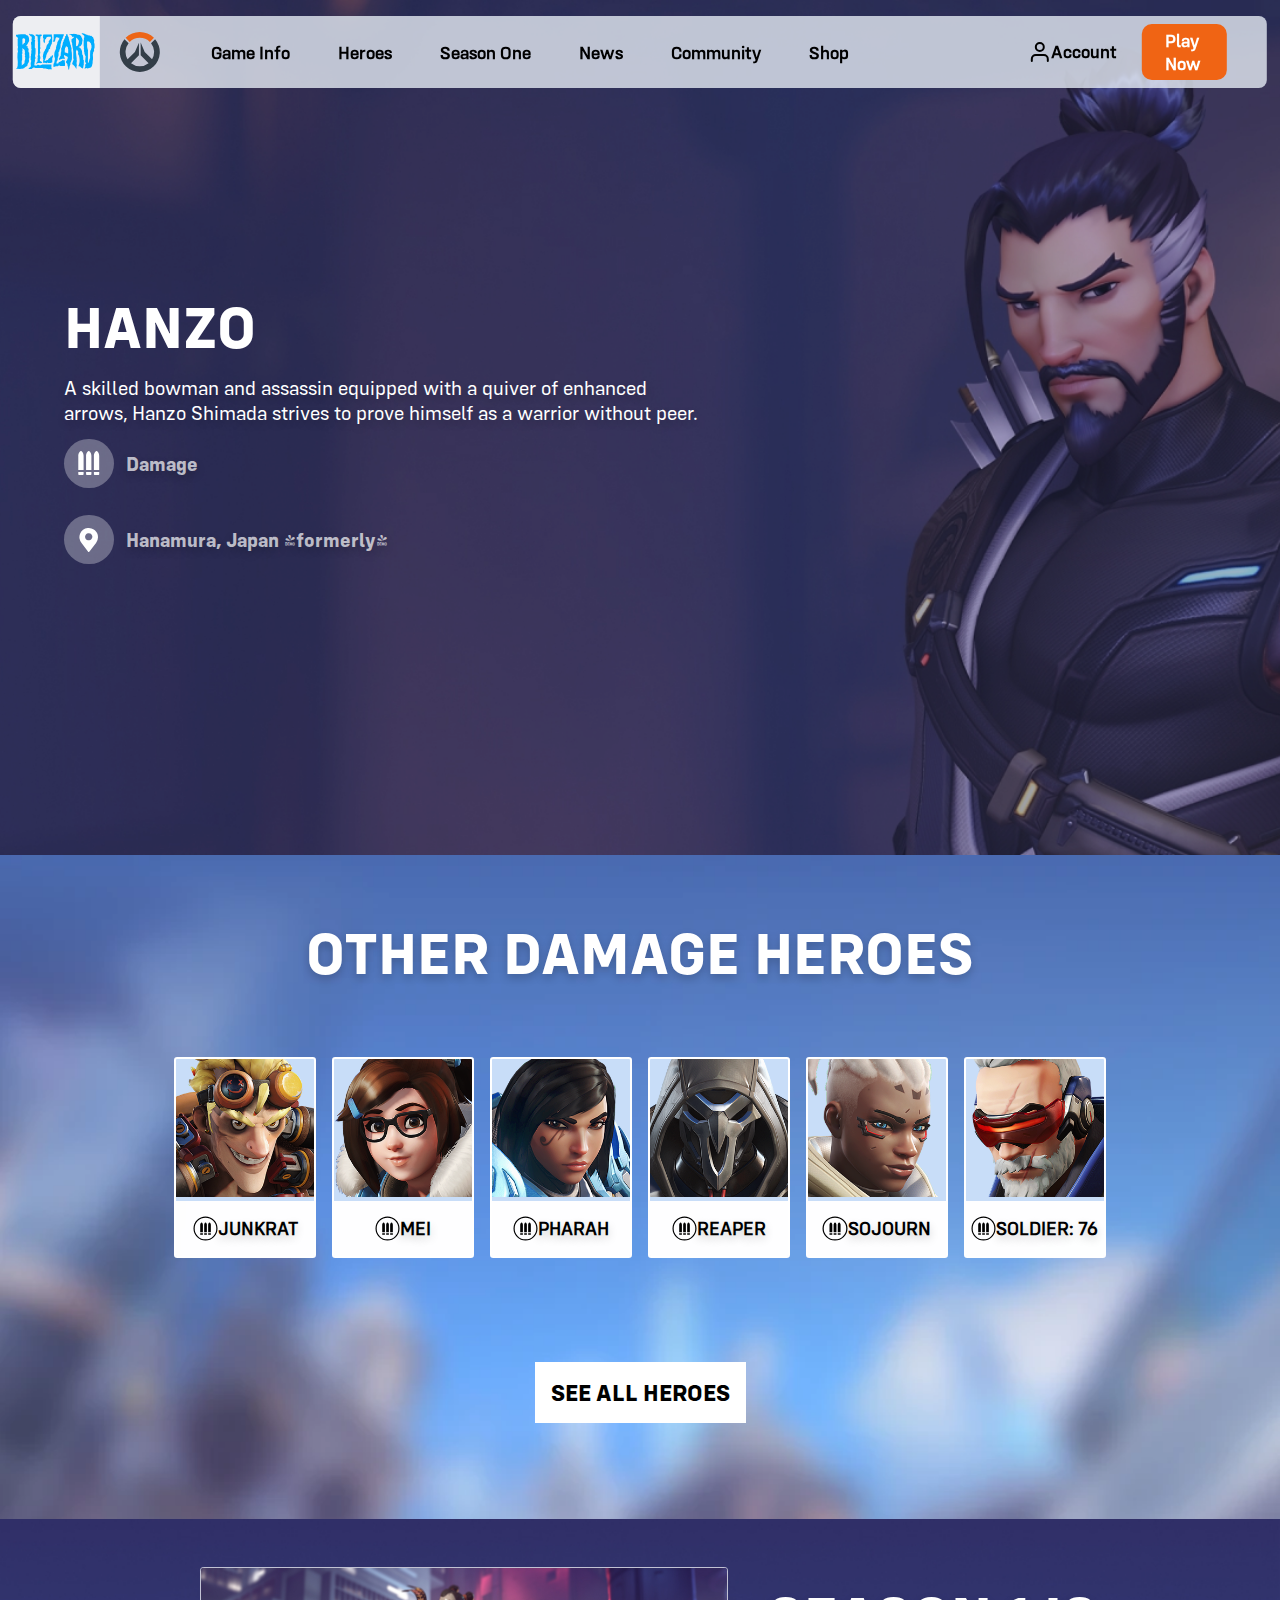
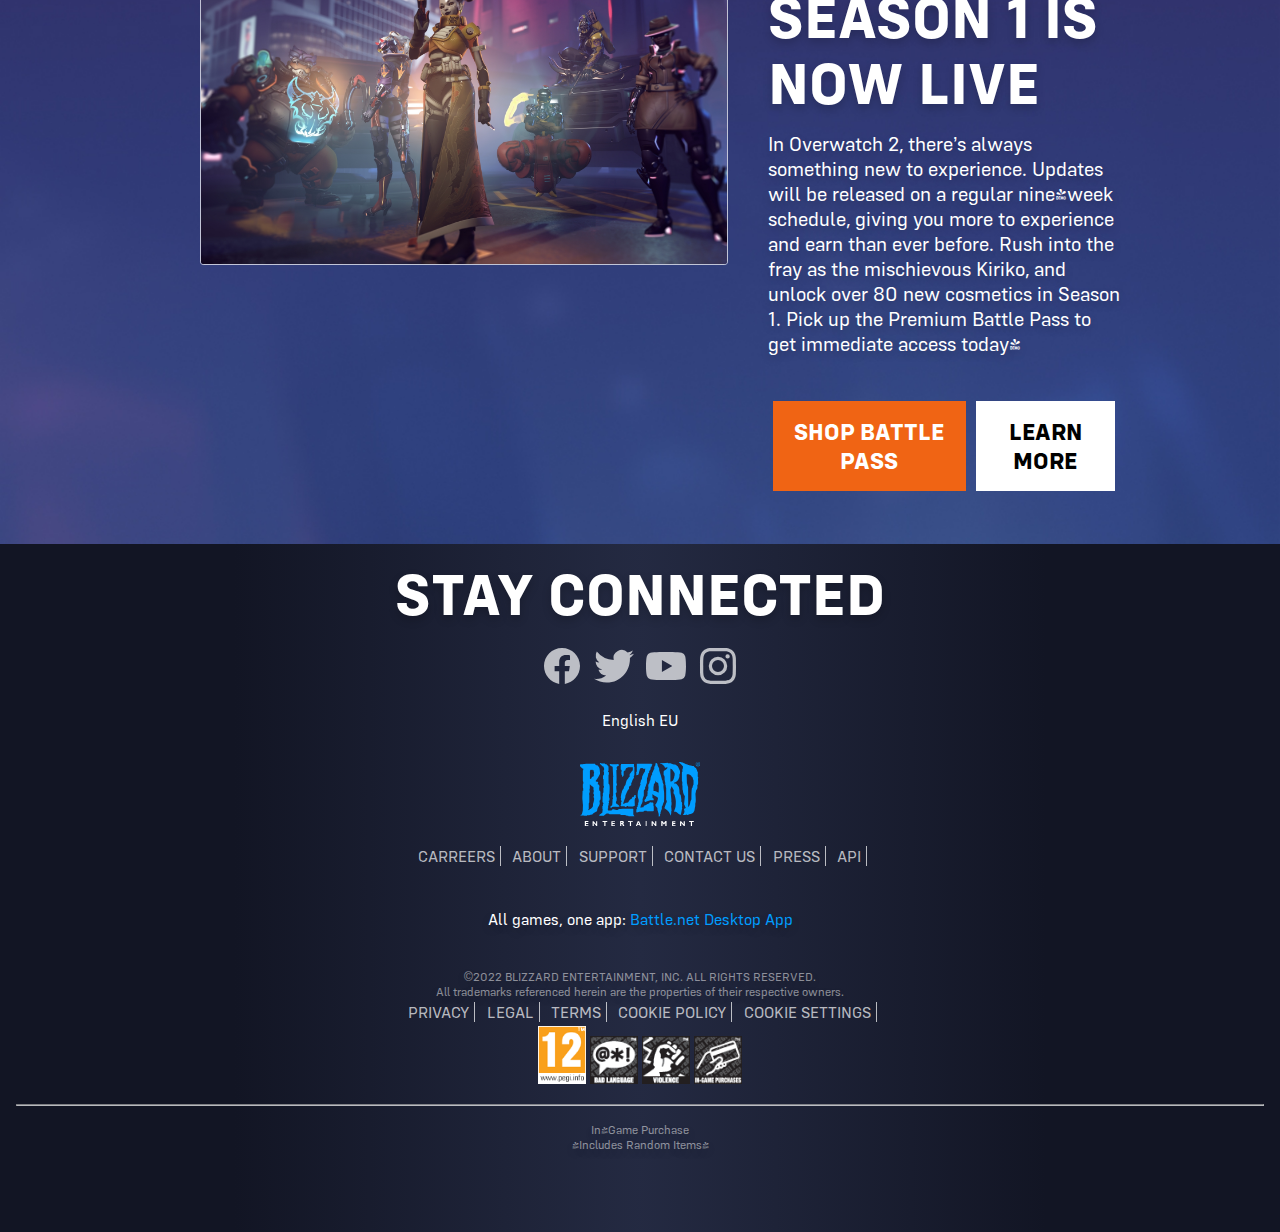
<file: pagina-2.html>
<!doctype html>
<html lang="nl">
	
<head>
	<meta charset="UTF-8">
	<meta name="author" content="Emre Taskopru">
	<meta name="viewport" content="width=device-width, initial-scale=1">

	<title>Overwatch 2 - Emre Taskopru</title>
	
	<link href="styles/style.css" rel="stylesheet">
	<link rel="icon" type="image/svg+xml" href="images/overwatch-logo.png">
</head>
<!-- Hier begint website -->
<body>
	<!-- NAVIGATIE -->
	<a class="skip-main" href="#main">Skip to main content</a>
	<!-- navigatie mobile -->
	<nav>
		<ul>
			<li><button id="hbm-open"><img src="images/hamburger-menu.svg" alt="hamburger-menu"></button></li>
			<li><a href="index.html"><img src="images/overwatch-logo.svg" alt="overwatch logo"></a></li>
			<li><a href="index.html"><img src="images/profile-icon.svg" alt="Account Profile Icon"></a></li>
		</ul>
		<section id="hbm-container">
			<header>
				<ul>
					<li><button id="hbm-close"><img src="images/hamburger-menu-close.svg" alt="Close button cross image"></button></li>
					<li><img src="images/blizzard-nav-logo.svg" alt="Blizzard logo"></li>
				</ul>
			</header>
			<ul>
				<li><a href="index.html"><img src="images/hamburger-menu-logo.png" alt="overwatch logo"></a></li>
				<li><a href="index.html">Game Info</a></li>
				<li><a href="index.html">Heroes</a></li>
				<li><a href="index.html">Season One</a></li>
				<li><a href="index.html">News</a></li>
				<li><a href="index.html">Community</a></li>
				<li><a href="index.html">Shop</a></li>
				<li><a href="#">Play Now</a></li>
			</ul>
			<footer>
				<ul>
					<li>MORE FROM BLIZZARD</li>
					<li><a href="#"><img src="images/blizz-icon.svg" alt="blizzard icon">More from Blizzard.com</a></li>
					<li><a href="#"><img src="images/apps-icon.svg" alt="all games icon">All Games</a></li>
				</ul>
			</footer>
		</section>
	</nav>
	<!-- navigatie desktop -->
	<nav>
		<ul>
			<li>
				<ul>
					<li><a href="index.html"><img src="images/blizzard-nav-logo.svg" alt="Blizzard logo"></a></li>
				</ul>
			</li>
			<li>
				<ul>
					<li><a href="index.html"><img src="images/overwatch-logo.svg" alt="overwatch logo"></a></li>
					<li><a href="index.html">Game Info</a></li>
					<li><a href="index.html">Heroes</a></li>
					<li><a href="index.html">Season One</a></li>
					<li><a href="index.html">News</a></li>
					<li><a href="index.html">Community</a></li>
					<li><a href="index.html">Shop</a></li>
				</ul>
			</li>
			<li>
				<ul>
					<li><a href="index.html"><img src="images/profile-icon.svg" alt="profile icon">Account</a></li>
					<li><a href="index.html">Play Now</a></li>
				</ul>
			</li>
		</ul>
	</nav>
<!-- VIDEO BANNER HEADER -->
	<header id="header-pagina2">
		<section>
			<h1>Hanzo</h1>
			<p>
				A skilled bowman and assassin equipped with a quiver of enhanced arrows, 
				Hanzo Shimada strives to prove himself as a warrior without peer.
			</p>
			<section>
				<ul>
					<li><img src="images2/damage-icon-header.svg" alt="damage icon"></li>
					<li><p>Damage</p></li>
				</ul>
				<ul>
					<li><img src="images2/location-icon-header.svg" alt="location ping icon"></li>
					<li><p>Hanamura, Japan (formerly)</p></li>
				</ul>
			</section>
		</section>
		<img src="images2/960_Hanzo.jpg" alt="hanzo achtergrond foto mobile">
		<img src="images2/1600_Hanzo.jpg" alt="hanzo achtergrond foto tablet">
		<img src="images2/2600_Hanzo.jpg" alt="hanzo achtergrond foto dekstop">
	</header>
	<!-- MAIN CONTENT -->
	<main id="main">
		<article class="carousel-wrapper">
			<h2>OTHER DAMAGE HEROES</h2>
			<section class="carousel-container">
				<a href="#">
					<article class="carousel-item">
						<section>
							<h3>Junkrat</h3>
							<img src="images2/damage-icon.svg" alt="svg icon">
						</section>
						<section>
							<img src="images2/junkrat.png" alt="hero image"/>
						</section>
					</article>
				</a>
				<a href="#">
					<article class="carousel-item">
						<section>
							<h3>Mei</h3>
							<img src="images2/damage-icon.svg" alt="svg icon">
						</section>
						<section>
							<img src="images2/mei.png" alt="hero image"/>
						</section>
					</article>
				</a>
				<a href="#">
					<article class="carousel-item">
						<section>
							<h3>Pharah</h3>
							<img src="images2/damage-icon.svg" alt="svg icon">
						</section>
						<section>
							<img src="images2/pharah.png" alt="hero image"/>
						</section>
					</article>
				</a>
				<a href="#">
					<article class="carousel-item">
						<section>
							<h3>Reaper</h3>
							<img src="images2/damage-icon.svg" alt="svg icon">
						</section>
						<section>
							<img src="images2/reaper.png" alt="hero image"/>
						</section>
					</article>
				</a>
				<a href="#">
					<article class="carousel-item">
						<section>
							<h3>Sojourn</h3>
							<img src="images2/damage-icon.svg" alt="svg icon">
						</section>
						<section>
							<img src="images2/sojourn.png" alt="hero image"/>
						</section>
					</article>
				</a>
				<a href="#">
					<article class="carousel-item">
						<section>
							<h3>Soldier: 76</h3>
							<img src="images2/damage-icon.svg" alt="svg icon">
						</section>
						<section>
							<img src="images2/soldier76.png" alt="hero image"/>
						</section>
					</article>
				</a>
			</section>
			<button>SEE ALL HEROES</button>
		</article>
		<article>
			<section>
				<h2>Season 1 is now Live</h2>
				<p>
					In Overwatch 2, there’s always something new
					to experience. Updates will be released on
					a regular nine-week schedule, giving you
					more to experience and earn than ever before.
					Rush into the fray as the mischievous Kiriko, 
					and unlock over 80 new cosmetics in Season 1. 
					Pick up the Premium Battle Pass to get immediate 
					access today! 
				</p>
				<section>
					<button>SHOP BATTLE PASS</button>
					<button>LEARN MORE</button>
				</section>
			</section> 
			<img src="images/Season_Asset.jpg" alt="season foto section 2">
		</article>
	</main>
<!-- FOOTER -->
	<footer>
		<!-- SOCIAL MEDIA -->
		<h2>STAY CONNECTED</h2>

		<section>
			<a href="#"><img src="images/facebook.svg" alt="Facebook icon"></a>
			<a href="#"><img src="images/twitter.svg" alt="Twitter icon"></a>
			<a href="#"><img src="images/youtube.svg" alt="Youtube icon"></a>
			<a href="#"><img src="images/instagram.svg" alt="Instagram icon"></a>
		</section>

		<label>English EU</label>
		<a href="#"><img src="images/blizzard-logo.svg" alt="Blizzard logo"></a>

		<!-- FOOTER NAV 1 -->
		<section>
			<ul>
				<li><a href="#">CARREERS</a></li>
				<li><a href="#">ABOUT</a></li>
				<li><a href="#">SUPPORT</a></li>
				<li><a href="#">CONTACT US</a></li>
				<li><a href="#">PRESS</a></li>
				<li><a href="#">API</a></li>
			</ul>
		</section>

		<p>All games, one app: <a href="#">Battle.net Desktop App</a></p>
		<p>©2022 BLIZZARD ENTERTAINMENT, INC. ALL RIGHTS RESERVED.</p>
		<p>All trademarks referenced herein are the properties of their respective owners.</p>

		<!-- FOOTER NAV 2 DISCLAIMER RIGHTS -->
		<section>
			<ul>
				<li><a href="#">PRIVACY</a></li>
				<li><a href="#">LEGAL </a></li>
				<li><a href="#">TERMS</a></li>
				<li><a href="#">COOKIE POLICY</a></li>
				<li><a href="#">COOKIE SETTINGS</a></li>
			</ul>
		</section>

		<section>
			<!-- FOOTER NAV 3 DISCLAIMERS AGE LIMIT -->
				<img src="images/pegi12.png" alt="Pegi12">
				<img src="images/bad-language.png" alt="Bad language">
				<img src="images/violence.png" alt="Violence">
				<img src="images/ingame-purchases.png" alt="In-Game Purchases">
			<hr>
			<p>In-Game Purchase</p>
			<p>(Includes Random Items)</p>
		</section>
	</footer>
	<script defer src="scripts/script.js"></script>
</body>
	
</html>
</file>
<file: styles/style.css>
/**************/
/* CSS REMEDY */
/**************/
*, *::after, *::before {
	box-sizing:border-box;  
	margin: 0;
	padding: 0;
	font-family: "config", sans-serif;
}
html {
	width: 100%;
}
a {
	color: var(--light-color);
	display: inline-flex;
}
nav a {
	text-decoration: none;
}
img {
	max-width: 100%;
	height: auto;
}
button {
	border-style: none;
	display: inline-block;
	height: auto;
	margin: 5px;
	padding: 1rem;
	width: auto;
	font-size: 1.5rem;
	font-family: "config-header";
}
ul {
	list-style: none;
}
h1, h2, h3, h4, h5, h6 {
	margin: 1rem 0rem;
	text-transform: uppercase;
	font-family: "config-header", sans-serif;
}
h2, h3, p {
    text-shadow: 0 4px 10px rgb(0 0 0 / 20%);
}
button, summary {
	cursor: pointer;
}
@font-face {
	font-family: "config-header";
	src: url(../fonts/Config-Sans-Font-Family/Demo_Fonts/Fontspring-DEMO-config-bold.otf);
}
@font-face {
	font-family: "config";
	src: url(../fonts/Config-Sans-Font-Family/Demo_Fonts/Fontspring-DEMO-config-regular.otf);
}

@font-face {
	font-family: "noodle";
	src: url(../fonts/bignoodletitling/big_noodle_titling.ttf);
}


/*********************/
/* CUSTOM PROPERTIES */
/*********************/
:root {
	/* startje */
	--color-text:#111;
	--color-background:#eee;
	--light-text-color: #FFFFFFB3;
	--cta-bg-color: #f06414;
}

/****************/
/* JOUW STYLING */
/****************/

/* jouw code */
/* NAVIGATIE */
:focus {
	outline: invert;
	outline-offset: 0.2rem;
}
a.skip-main {
    left: -999px;
    position: absolute;
    top: auto;
    width: 1px;
    height: 1px;
    overflow: hidden;
    z-index: -999;
}
a.skip-main:focus {
    left: auto;
    top: auto;
    width: 30%;
    height: auto;
    overflow: auto;
    margin: 0 35%;
    padding: 0.3rem;
    font-size: 20px;
    text-align: center;
    z-index: 999;
	background-color: rgba(229, 235, 244, 1);
}
ul > li {
	display: inline-flex;
}
nav:nth-of-type(1) {
	background-color: rgba(229, 235, 244, 0.8);
	height: 3.5rem;
	width: 100%;
	display: flex;
	flex-direction: row;
	justify-content: center;
	position: fixed;
	padding: 1rem;
}
nav:nth-of-type(1) > ul {
	position: relative;
	list-style: none;
	display: flex;
	flex-direction: row;
	justify-content: space-between;
	align-items: center;
	width: 100%;
}
nav:nth-of-type(1) ul li {
	width: auto;
	height: auto;
}
nav:nth-of-type(1) > ul > li > button {
	background: none;
	color: inherit;
	border: none;
	padding: 0;
	font: inherit;
	cursor: pointer;
	outline: inherit;
	width: auto;
	margin: 0;
}
nav:nth-of-type(1) > ul li:nth-of-type(2) {
	width: 3rem;
}
/* hamburger menu background darkener: rgba(0,0,0,0.5); */
#hbm-container {
	position:fixed;
	display:flex;
	flex-direction: column;
	width: 85%;
	height: 100%;
	left:0;
	top:0;
	background-color: #ebeff4;
	overflow: auto;
	transform:translatex(-101%);
	transition: 0.3s;
	padding: 0.5rem;
}
button#hbm-open:focus {
	outline: 2px solid black;
}
#hbm-container.toonMenu {
  transform:translatex(0);
}
#hbm-container header {
	height: 3.5rem;
	width: 100%;
	display: flex;
	flex-direction: row;
}
#hbm-container header ul {
	list-style: none;
	display: flex;
	flex-direction: row;
	justify-content: center;
	align-items: center;
	width: 100%;
	position: relative;
}
#hbm-container header ul li {
	display: flex;
	justify-content: center;
}
#hbm-container header ul li:nth-of-type(2) {
	flex: 1;
	display: flex;
	justify-content: center;
	transform: translateX(-1.5rem);
}
#hbm-container header ul li:nth-of-type(2) img {
	width: 5rem;
}
#hbm-container header ul li button {
	background-color: rgba(0,0,0,0.05);
	border-radius: 5px;
	width: 2.5rem;
	height: 2.5rem;
	padding: 0;
	margin: 0;
}
#hbm-container header ul li button img {
	width: 1.5rem;
}
nav:nth-of-type(1) section > ul {
	display: flex;
	flex-direction: column;
	justify-content: space-evenly;
	padding: 0.75rem;
}
nav:nth-of-type(1) section > ul li {
	display: flex;
	align-items: center;
	font-weight: 900;
	font-size: larger;
	min-height: 3rem;
	width: 100%;
}
nav:nth-of-type(1) section > ul li:last-of-type {
	justify-content: center;
	background-color: #f06414;
	border-radius: 10px;
	color: white;
}
#hbm-container footer {
	display: flex;
	background-color: rgba(0,0,0,0.05);
}
#hbm-container footer ul {
	display: flex;
	flex-direction: column;
	justify-content: space-evenly;
	padding: 0.75rem;
}
#hbm-container footer ul li {
	display: flex;
	align-items: center;
	font-weight: 900;
	font-size: larger;
	min-height: 3rem;
	width: 100%;
}
#hbm-container footer ul li img {
	width: 1.5rem;
	margin: 0.2rem;
}
/* dekstop nav */
nav:nth-of-type(2) {
	display: none;
}
/* HEADER LANDING-PAGE VIDEO */
body > header {
	background-color:rgba(27,31,79,.3);
	height: 95vh;
	display: flex;
	justify-content: center;
	z-index: 1;
}
body > header > section {
	margin: auto;
	color: white;
	display: flex;
	flex-direction: column;
	justify-content: space-evenly;
	text-align: center;
	height: 50vh;
}
body > header > section p {
	font-family: "config-header", sans-serif;
}
body > header > section > img {
	width: 90%;
	margin: auto;
}
body > header section h2 {
	font-family: "noodle", sans-serif;
	font-weight: 400;
	font-style: italic;
	font-size: 2.3rem;
}
body > header section button {
	margin: 2rem auto;
	background-color: #f06414;
	color: white;
	font-weight: bolder;
	padding: 1.5rem 2.5rem;
}
body > header section button + section {
	display: flex;
	flex-direction: row;
	justify-content: space-evenly;
	width: 100%;
	height: auto;
}
body > header section button + section img {
	height: 3rem;
	width: 3rem;
}
body > header section button + section + section {
	display: none;
}
body > header video {
	position: absolute; 
	padding-top: 3.5rem;
	z-index: -1;
	object-fit: cover;
	height: 100%;
	width: 100%;
	top: 0;
	left: 0;
	background-color: black;
}
body > header > img:nth-of-type(1) {
	display: flex;
	position: absolute; 
	padding-top: 3.5rem;
	z-index: -1;
	object-fit: cover;
	height: 100%;
	width: 100%;
	top: 0;
	left: 0;
	background-color: black;
}
body > header > img:nth-of-type(2), header > img:nth-of-type(3) {
	display: none;
}
/* MAIN CONTENT VAN DE PAGINA */
main {
	background-color: lightblue;
	height: auto;
	text-align: center;
	display: flex;
	flex-direction: column;
	justify-content: center;
	width: 100%;
}
main > article {
	background-size: cover;
	background-repeat: no-repeat;
	background-image: url(../images/background-image.jpg);
	display: flex;
	flex-direction: column;
	justify-content: space-around;
	width: 100%;
}
main > article > section {
	display: flex;
	flex-direction: column;
	justify-content: center;
	padding: 2.5rem;
}
main > article > section > section {
	display: flex;
	flex-direction: column;
	justify-content: center;
	align-items: center;
	padding: 2.5rem 0rem 0rem 0rem;
}
main > article:nth-of-type(2) {
	background-size: cover;
	background-repeat: no-repeat;
	background-image: url(../images/background-image2.jpg);
	display: flex;
	flex-direction: column;
	justify-content: space-around;
	color: white;
}
main button {
	width: 100%;
}
/* primary button */
main button:nth-of-type(1) {
	background-color: #f06414;
	color: white;
}
/* Secondary button */
main button:nth-of-type(2) { 
	background-color: white ;
	color: black;
}
main > article > img {
	margin: 0rem 2.5rem 3rem 2.5rem;
	border-radius: 0.2rem;
	border: 1px solid #FFFFFFB3;
}
/* FOOTER */
footer p {
	color: hsla(0,0%,100%,0.5);
	font-size: 0.75rem;
}
main + footer {
	display: flex;
	flex-direction: column;
	justify-content: center;
	align-items: center;
	text-align: center;
	background: radial-gradient(31.74% 3046.23% at 50% 49.81%,#242a42 0,#121524 100%);
	color: white;
	width: 100%;
	padding-bottom: 5rem;
}
main + footer section {
	width: 100%;
}
main + footer section ul {
	display: flex;
	flex-direction: row;
	justify-content: center;
	width: 100%;
	flex-wrap: wrap;
}
main + footer section ul li {
	color: hsla(0,0%,100%,0.7);
	display: flex;
	margin: 0.2rem;
	padding: 0px 5px;
	border-right: 1px solid hsla(0,0%,100%,0.7);
}
main + footer section img {
	width: 3rem;
	margin: auto;
}
main + footer label {
	margin: 1rem 0rem;
}
main + footer a {
	text-decoration: none;
}
main + footer label + a {
	margin: 1rem 0rem;
}
main + footer section + p {
	font-size: 1rem;
	color: var(--light-color);
	margin: 2.5rem 0rem;
}
main + footer section + p > a {
	font-size: 1rem;
	color: #009DFF;
}
hr {
	margin: 1rem;
	border-color: hsla(0,0%,100%,0.7);
}
/* === Pagina 2 === */
/* Carosuel code mobile */
#header-pagina2 {
	background-color: rgba(27,31,79,.3);
    height: 95vh;
    display: flex;
    justify-content: center;
	align-items: flex-end;
    z-index: 1;
}
#header-pagina2 > section {
	margin: 0;
	width: 100%;
    color: white;
    display: flex;
    flex-direction: column;
    justify-content: flex-end;
    text-align: center;
    height: 50vh;
    padding: 0.5rem;
}
#header-pagina2 > section > p {
	font-family: "config", sans-serif;
}
#header-pagina2 > section > section > ul {
	display: flex;
	align-items: center;
	padding: 0.8rem 0rem;
}
#header-pagina2 > section > section > ul > li {
	padding: 0.5rem;
}
#header-pagina2 > section > section > ul > li:nth-of-type(1) {
	background-color: hsla(0,0%,100%,.3);
	border-radius: 50%;
}
#header-pagina2 > section > section > ul > li > p {
	color: hsla(0,0%,100%,.7);
}
#header-pagina2 > section > section > ul > li > img {
	width: 1.5rem;
}
main > .carousel-wrapper {
	display: flex;
	flex-direction: column;
	justify-content: center;
	width: 100%;
	align-items: center;
	background-image: url(../images2/carousel-bg.webp);
	color: white;
}
main > .carousel-wrapper > .carousel-container {
	width: 100%;
	display: flex;
	flex-direction: column;
	flex-wrap: wrap;
	justify-content: space-evenly;
	list-style: none;
	overflow-x: scroll;
	overflow-y: hidden;
	scroll-behavior: smooth;
	scrollbar-width: none;
	height: 25rem;
	color: black;
}
main > .carousel-wrapper > .carousel-container > a {
	height: auto;
	background-color: unset;
	color: unset;
	text-decoration: unset;
	width: 45%;
	margin: 0.5rem;
}
main > .carousel-wrapper > .carousel-container > a .carousel-item {
	display: flex;
	flex-direction: column-reverse;
	border: 2px solid white;
	border-radius: 0.2rem;
	overflow: hidden;
	background-color: hsla(0,0%,100%,.9);
	width: 100%;
}
main > .carousel-wrapper > .carousel-container > a .carousel-item h3 {
	font-family: "config", sans-serif;
}
main > .carousel-wrapper > .carousel-container > a .carousel-item > section:nth-of-type(1) {
	background-color: hsla(0,0%,100%,.9);
	width: 100%;
	display: flex;
	flex-direction: column-reverse;
	justify-content: space-evenly;
	align-items: center;
	height: 100%;
}
main > .carousel-wrapper > .carousel-container > a .carousel-item > section:nth-of-type(2) {
	width: 100%;
	background-image: url(../images2/hero-bg.webp);
	height: auto;
}
main > .carousel-wrapper > .carousel-container > a .carousel-item > section:nth-of-type(1) > img:nth-of-type(1) {
	width: 1.6rem;
	margin-top: 1rem;
}
main > .carousel-wrapper > button {
	background-color: white ;
	color: black;
	margin: 3rem 0rem;
	width: auto;
}
/* ========================= */
/* === MEDIA QUERIES === */
/* ========================= */
@media only screen and (min-width: 992px) {
	h1, h2 {
		font-size: 3.75rem;
		font-weight: 700;
		line-height: 66px;
	}
	p {
		font-size: 1.25rem;
		font-weight: 500;
	}
	/* mobile nav */
	nav:nth-of-type(1) {
		display: none;
	}
	/* desktop nav */
	nav:nth-of-type(2) {
		background-color: rgba(229, 235, 244, 0.8);
		display: flex;
		flex-direction: row;
		justify-content: center;
		position: fixed;
		width: 98%;
		left: 50%;
		transform: translateX(-50%);
		margin-top: 1rem;
		border-radius: 8px;
		height: 4.5rem;
		padding: 0.5rem;
	}
	nav:nth-of-type(2) > ul {
		display: flex;
		flex-direction: row;
		justify-content: space-evenly;
		align-items: center;
		width: 100%;
	}
	nav:nth-of-type(2) > ul > li:nth-of-type(1) {
		width: 7%;
		background-color: hsla(0,0%,100%,0.7);
		height: 130%;
		border-radius: 8px 0px 0px 8px;
		margin: -1rem;
	}
	nav:nth-of-type(2) > ul > li:nth-of-type(2) {
		width: 73%;
	}
	nav:nth-of-type(2) > ul > li:nth-of-type(3) {
		width: 20%;
	}
	nav:nth-of-type(2) > ul > li:nth-of-type(1) > ul {
		display: flex;
		flex-direction: row;
		justify-content: center;
		align-items: center;
	}
	nav:nth-of-type(2) > ul > li:nth-of-type(1) > ul li a img {
		width: 5rem;
	}
	nav:nth-of-type(2) > ul > li:nth-of-type(2) > ul {
		display: flex;
		flex-direction: row;
		justify-content: flex-start;
		align-items: center;
	}
	nav:nth-of-type(2) > ul > li:nth-of-type(3) > ul {
		display: flex;
		flex-direction: row;
		justify-content: space-between;
		align-items: center;
	}
	nav:nth-of-type(2) > ul li {
		font-weight: bolder;
		font-size: 18px;
		height: 100%;
		display: flex;
		align-items: center;
	}
	nav:nth-of-type(2) > ul li ul {
		height: 100%;
		width: 100%;
	}
	nav:nth-of-type(2) > ul > li:nth-of-type(2) > ul li{
		margin: 0rem 1.5rem;
	}
	nav:nth-of-type(2) > ul > li:nth-of-type(3) > ul li {
		display: flex;
		align-items: center;
		justify-content: center;
		flex-direction: row;
	}
	nav:nth-of-type(2) > ul > li:nth-of-type(3) > ul li img {
		vertical-align: middle;
	}
	nav:nth-of-type(2) > ul > li:nth-of-type(3) > ul {
		display: flex;
		justify-content: flex-end;
	}
	nav:nth-of-type(2) > ul > li:nth-of-type(3) > ul li {
		margin: 0rem 1.5rem;
	}
	nav:nth-of-type(2) > ul > li:nth-of-type(3) > ul li:last-of-type {
		justify-content: center;
		background-color: #f06414;
		border-radius: 10px;
		color: white;
		padding: 0rem 1.5rem;
	}
	/* desktop header pagina 1 */
	body > header section {
		height: 100%;
	}
	body > header > section > img {
		width: 30%;
		margin: auto auto 0 auto;
	}
	body > header section h2 {
		font-family: "noodle", sans-serif;
		font-weight: 400;
		font-style: italic;
		font-size: 4rem;
		line-height: 70px;
	}
	body > header > video {
		position: absolute; 
		padding-top: 0vh;
		z-index: -1;
		object-fit: cover;
		height: 100%;
		width: 100%;
		top: 0;
		left: 0;
	}
	body > header section button + section {
		display: none;
	}
	body > header section button + section + section {
		display: flex;
		flex-direction: row;
		justify-content: space-evenly;
		width: 100%;
		height: auto;
		margin-top: 10%;
		margin-bottom: 3rem;
	}
	body > header section button + section + section img {
		height: 2rem;
		width: auto;
	}
	/* desktop main */
	main {
		background-color: lightblue;
		height: auto;
		text-align: left;
		display: flex;
		flex-direction: column;
		justify-content: center;
		width: 100%;
	}
	main > article {
		background-size: cover;
		background-repeat: no-repeat;
		display: flex;
		flex-direction: row;
		justify-content: space-around;
		align-items: flex-start;
		width: 100%;
		padding: 0rem 10rem;
		/* height: 70vh; */
	}
	main > article:nth-of-type(2) {
		background-size: cover;
		background-repeat: no-repeat;
		display: flex;
		flex-direction: row;
		justify-content: space-around;
		color: white;
		flex-flow: row-reverse;
	}
	main > article > section {
		display: flex;
		flex-direction: column;
		justify-content: flex-start;
		margin: 3rem 0rem;
		width: 45%;
		padding: 0rem;
	}
	main > article section > section {
		display: flex;
		flex-direction: row;
		justify-content: flex-start;
		padding: 2.5rem 0rem 0rem 0rem;
	}
	main > article > img {
		margin: 3rem 2.5rem;
		width: 55%;
	}
	main button {
		width: auto;
	}
	/* FOOTER DESKTOP */
	main + footer {
		text-align: center;
		display: flex;
		flex-direction: column;
		justify-content: center;
		align-items: center;
		background: radial-gradient(31.74% 3046.23% at 50% 49.81%,#242a42 0,#121524 100%);
	}
	main + footer article {
		height: auto;
		color: white;
		display: flex;
		flex-direction: column;
		justify-content: center;
		align-items: center;
		width: 100%;
	}
	main + footer article section ul {
		display: flex;
		flex-direction: row;
		justify-content: center;
		width: 100%;
		flex-wrap: wrap;
	}
	main + footer article section ul li {
		display: flex;
		margin: 0.2rem;
	}
	main + footer article img {
		width: 3rem;
		margin: auto;
	}
	main + footer article figure {
		display: flex;
		flex-direction: row;
		justify-content: space-evenly;
		width: 100%;
	}
	hr {
		margin: 1rem;
	}
	/* desktop header pagina 2 */
	#header-pagina2 {
		background-color: rgba(27,31,79,.3);
		height: 95vh;
		display: flex;
		justify-content: center;
		align-items: flex-start;
		z-index: 1;
		flex-direction: column;
	}
	#header-pagina2 > img:nth-of-type(3) {
		display: flex;
		position: absolute; 
		padding-top: 0rem;
		z-index: -1;
		object-fit: cover;
		height: 100%;
		width: 100%;
		top: 0;
		left: 0;
		background-color: black;
	}
	#header-pagina2 > img:nth-of-type(1), header > img:nth-of-type(2) {
		display: none;
	}
	#header-pagina2 > section {
		margin: 5vw;
		width: 50%;
		color: white;
		display: flex;
		flex-direction: column;
		justify-content: space-evenly;
		text-align: left;
		height: auto;
		padding: 0;
	}
	#header-pagina2 > section > section > ul {
		display: flex;
		align-items: center;
		padding: 0.8rem 0rem;
	}
	#header-pagina2 > section > section > ul > li {
		padding: 0.8rem;
	}
	#header-pagina2 > section > section > ul > li:nth-of-type(1) {
		background-color: hsla(0,0%,100%,.3);
		border-radius: 50%;
	}
	#header-pagina2 > section > section > ul > li > p {
		color: hsla(0,0%,100%,.7);
	}
	#header-pagina2 > section > section > ul > li > img {
		width: 1.5rem;
	}
	/* Carosuel code desktop pagina 2 */
	main > .carousel-wrapper {
		display: flex;
		flex-direction: column;
		justify-content: center;
		width: 100%;
		align-items: center;
		padding: 3rem;
	}
	main > .carousel-wrapper > .carousel-container {
		width: 80%;
		display: flex;
		flex-direction: row;
		justify-content: space-evenly;
		flex-wrap: nowrap;
		align-items: center;
		overflow: hidden;
		height: auto;
	}
	main > .carousel-wrapper > a .carousel-container > .carousel-item {
		display: flex;
		flex-direction: column-reverse;
		border: 2px solid white;
		margin-right: 1rem;
		justify-content: center;
		align-items: center;
		background-color: white;
		border-radius: 0.2rem;
	}
	main > .carousel-wrapper > .carousel-container > a .carousel-item > section:nth-of-type(1) {
		background-color: hsla(0,0%,100%,.9);
		width: 100%;
		display: flex;
		flex-direction: row-reverse;
		justify-content: center;
		align-items: center;
		height: 100%;
	}
	main > .carousel-wrapper > .carousel-container > a .carousel-item > section:nth-of-type(1) > img:nth-of-type(1) {
		width: 1.6rem;
		margin-top: 0rem;
	}
  }
</file>
